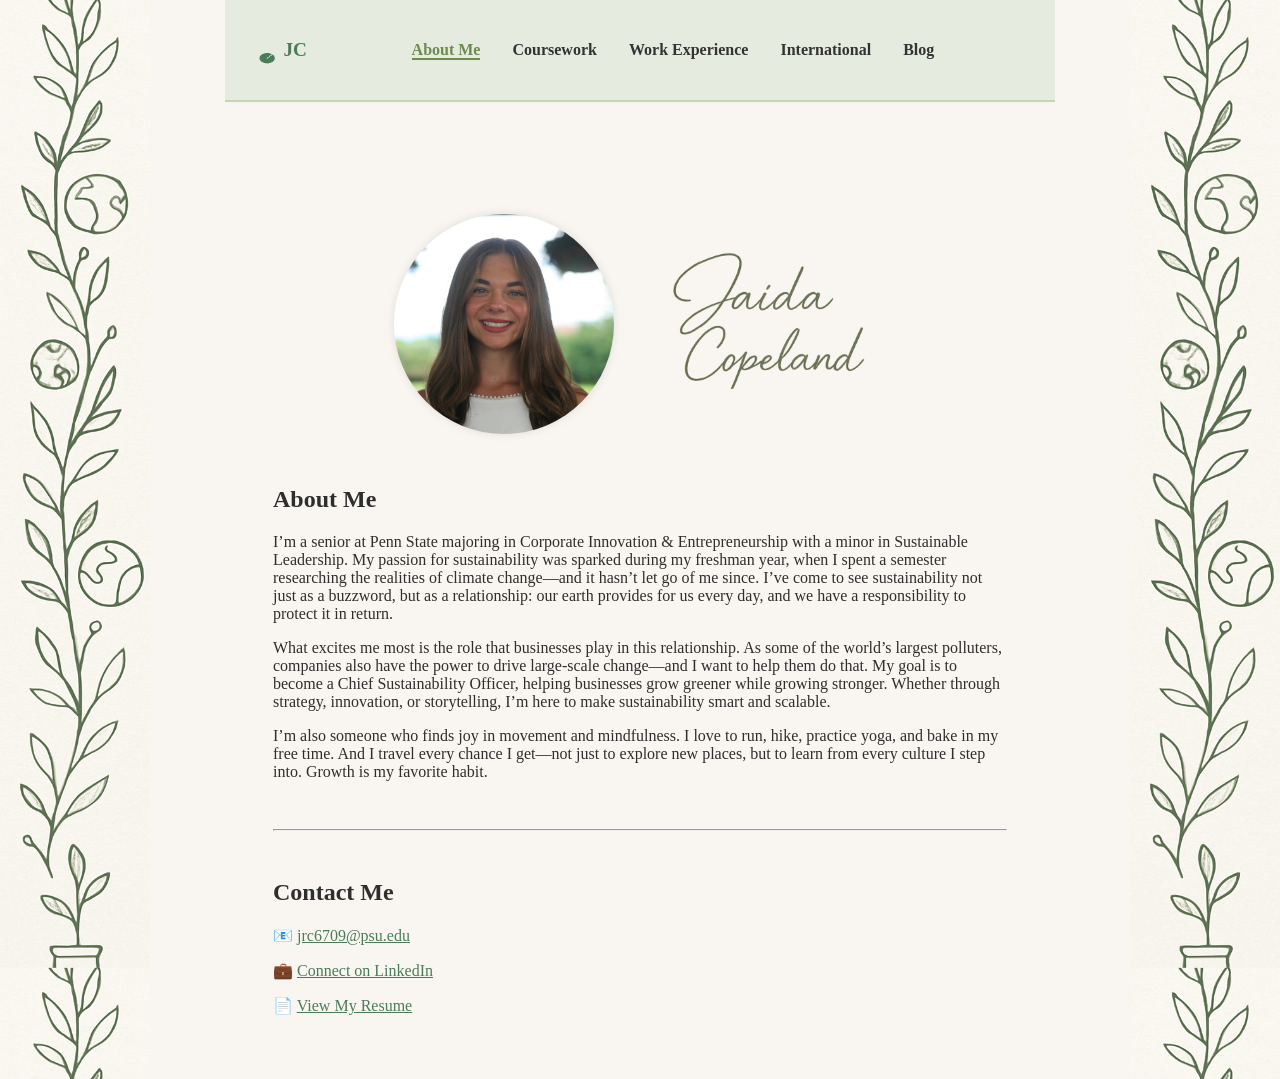
<file: index.html>
<!DOCTYPE html>
<html lang="en">
<head>
    <meta charset="UTF-8">
    <title>About Me</title>
    <link rel="stylesheet" href="style.css">
    <style>
        .navbar-brand {
            font-family: 'Georgia', serif;
            font-weight: bold;
            font-size: 1.2rem;
            display: flex;
            align-items: center;
            gap: 0.4rem;
            margin-right: auto;
            padding-left: 1rem;
            color: #4a7c59;
        }
        .navbar-brand img {
            width: 20px;
            height: 20px;
        }
        .hero-stack {
            display: flex;
            justify-content: center;
            align-items: center;
            gap: 2rem;
            flex-wrap: wrap;
            margin-top: 3rem;
            padding: 1rem;
        }
        .hero-stack img.name-logo {
            max-width: 240px;
        }
        .hero-stack img.profile-pic {
            width: 220px;
            height: 220px;
            object-fit: cover;
            border-radius: 50%;
            box-shadow: 0 0 10px rgba(0, 0, 0, 0.1);
        }
    </style>
</head>
<body>
<header>
    <nav style="display: flex; align-items: center; background-color: #e6ebe0; padding: 1rem;">
        <div class="navbar-brand">
            <img src="assets/leaf-icon.png" alt="Leaf Icon">
            JC
        </div>
        <ul style="display: flex; gap: 2rem; list-style: none; margin: 0 auto 0 0; padding: 0;">
            <li><a href="index.html" class="active">About Me</a></li>
            <li><a href="coursework.html">Coursework</a></li>
            <li><a href="work.html">Work Experience</a></li>
            <li><a href="international.html">International</a></li>
            <li><a href="blog.html">Blog</a></li>
        </ul>
    </nav>
</header>
<main>
    <div class="hero-stack">
        <img src="assets/gazebo pic.jpg" alt="Jaida Copeland photo" class="profile-pic">
        <img src="assets/jaida-logo.png" alt="Jaida Copeland Name Logo" class="name-logo">
    </div>

    <section style="max-width: 800px; margin: auto; padding: 1rem;">
        <h2>About Me</h2>
        <p>I’m a senior at Penn State majoring in Corporate Innovation & Entrepreneurship with a minor in Sustainable Leadership. My passion for sustainability was sparked during my freshman year, when I spent a semester researching the realities of climate change—and it hasn’t let go of me since. I’ve come to see sustainability not just as a buzzword, but as a relationship: our earth provides for us every day, and we have a responsibility to protect it in return.</p>
        <p>What excites me most is the role that businesses play in this relationship. As some of the world’s largest polluters, companies also have the power to drive large-scale change—and I want to help them do that. My goal is to become a Chief Sustainability Officer, helping businesses grow greener while growing stronger. Whether through strategy, innovation, or storytelling, I’m here to make sustainability smart and scalable.</p>
        <p>I’m also someone who finds joy in movement and mindfulness. I love to run, hike, practice yoga, and bake in my free time. And I travel every chance I get—not just to explore new places, but to learn from every culture I step into. Growth is my favorite habit.</p>

        <hr style="margin: 3rem 0;">

        <h2>Contact Me</h2>
        <p>📧 <a href="mailto:jrc6709@psu.edu">jrc6709@psu.edu</a></p>
        <p>💼 <a href="https://www.linkedin.com/in/jaidacopeland/" target="_blank">Connect on LinkedIn</a></p>
        <p>📄 <a href="assets/COPELAND RESUME SP 25.pdf" target="_blank">View My Resume</a></p>
    </section>
</main>
</body>
</html>
</file>
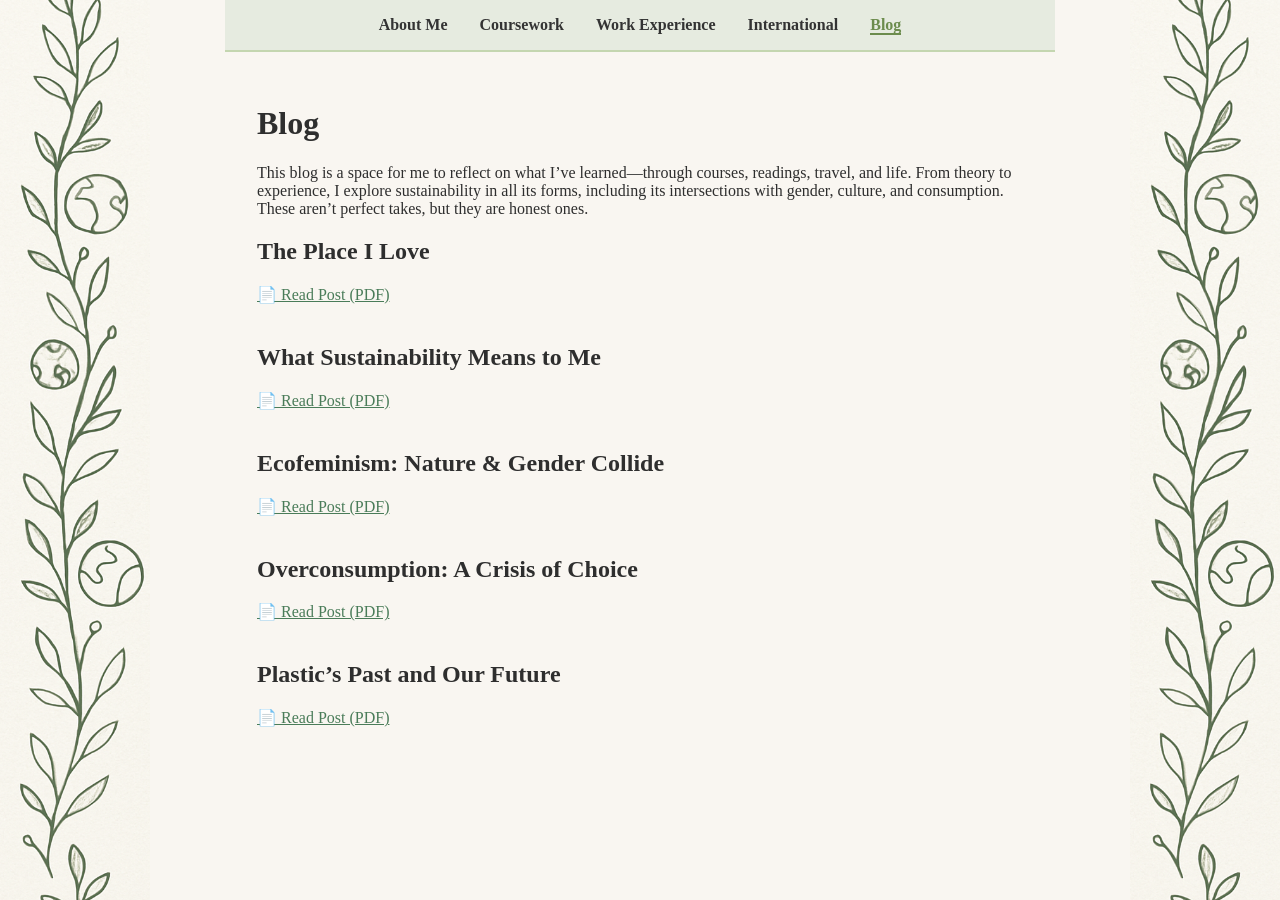
<file: blog.html>
<!DOCTYPE html>
<html lang="en">
<head>
    <meta charset="UTF-8">
    <title>Blog</title>
    <link rel="stylesheet" href="style.css">
</head>
<body>
<header>
    <nav>
        <ul>
            <li><a href="index.html">About Me</a></li>
            <li><a href="coursework.html">Coursework</a></li>
            <li><a href="work.html">Work Experience</a></li>
            <li><a href="international.html">International</a></li>
            <li><a href="blog.html" class="active">Blog</a></li>
        </ul>
    </nav>
</header>
<main>
    <h1>Blog</h1>
    <p>This blog is a space for me to reflect on what I’ve learned—through courses, readings, travel, and life. From theory to experience, I explore sustainability in all its forms, including its intersections with gender, culture, and consumption. These aren’t perfect takes, but they are honest ones.</p>

    <section>
        <h2>The Place I Love</h2>
        <a href="assets/the-place-i-love.pdf" target="_blank">📄 Read Post (PDF)</a>
    </section>

    <section>
        <h2>What Sustainability Means to Me</h2>
        <a href="assets/what-sustainability-means.pdf" target="_blank">📄 Read Post (PDF)</a>
    </section>

    <section>
        <h2>Ecofeminism: Nature & Gender Collide</h2>
        <a href="assets/ecofeminism discussion.pdf" target="_blank">📄 Read Post (PDF)</a>
    </section>

    <section>
        <h2>Overconsumption: A Crisis of Choice</h2>
        <a href="assets/Consumption (1).pdf" target="_blank">📄 Read Post (PDF)</a>
    </section>

    <section>
        <h2>Plastic’s Past and Our Future</h2>
        <a href="assets/Plastic Background.pdf" target="_blank">📄 Read Post (PDF)</a>
    </section>
</main>
</body>
</html>
</file>
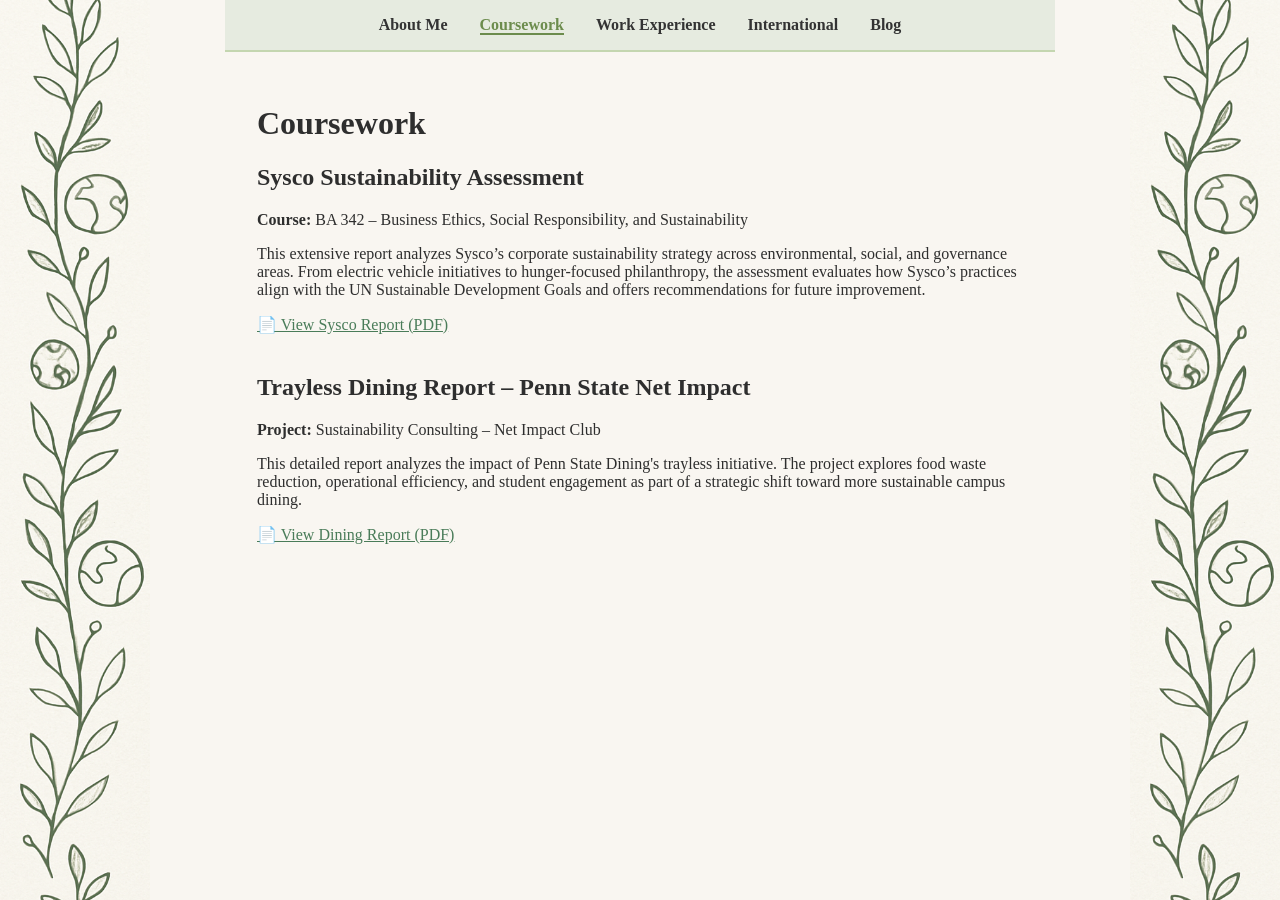
<file: coursework (1).html>
<!DOCTYPE html>
<html lang="en">
<head>
    <meta charset="UTF-8">
    <title>Coursework</title>
    <link rel="stylesheet" href="style.css">
</head>
<body>
<header>
    <nav>
        <ul>
            <li><a href="index.html">About Me</a></li>
            <li><a href="coursework.html" class="active">Coursework</a></li>
            <li><a href="work.html">Work Experience</a></li>
            <li><a href="international.html">International</a></li>
            <li><a href="blog.html">Blog</a></li>
        </ul>
    </nav>
</header>
<main>
    <h1>Coursework</h1>

    <section>
        <h2>Sysco Sustainability Assessment</h2>
        <p><strong>Course:</strong> BA 342 – Business Ethics, Social Responsibility, and Sustainability</p>
        <p>This extensive report analyzes Sysco’s corporate sustainability strategy across environmental, social, and governance areas. From electric vehicle initiatives to hunger-focused philanthropy, the assessment evaluates how Sysco’s practices align with the UN Sustainable Development Goals and offers recommendations for future improvement.</p>
        <a href="assets/sysco-sustainability.pdf" target="_blank">📄 View Sysco Report (PDF)</a>
    </section>

    <section>
        <h2>Trayless Dining Report – Penn State Net Impact</h2>
        <p><strong>Project:</strong> Sustainability Consulting – Net Impact Club</p>
        <p>This detailed report analyzes the impact of Penn State Dining's trayless initiative. The project explores food waste reduction, operational efficiency, and student engagement as part of a strategic shift toward more sustainable campus dining.</p>
        <a href="assets/psu-dining-net-impact-report.pdf" target="_blank">📄 View Dining Report (PDF)</a>
    </section>
</main>
</body>
</html>
</file>
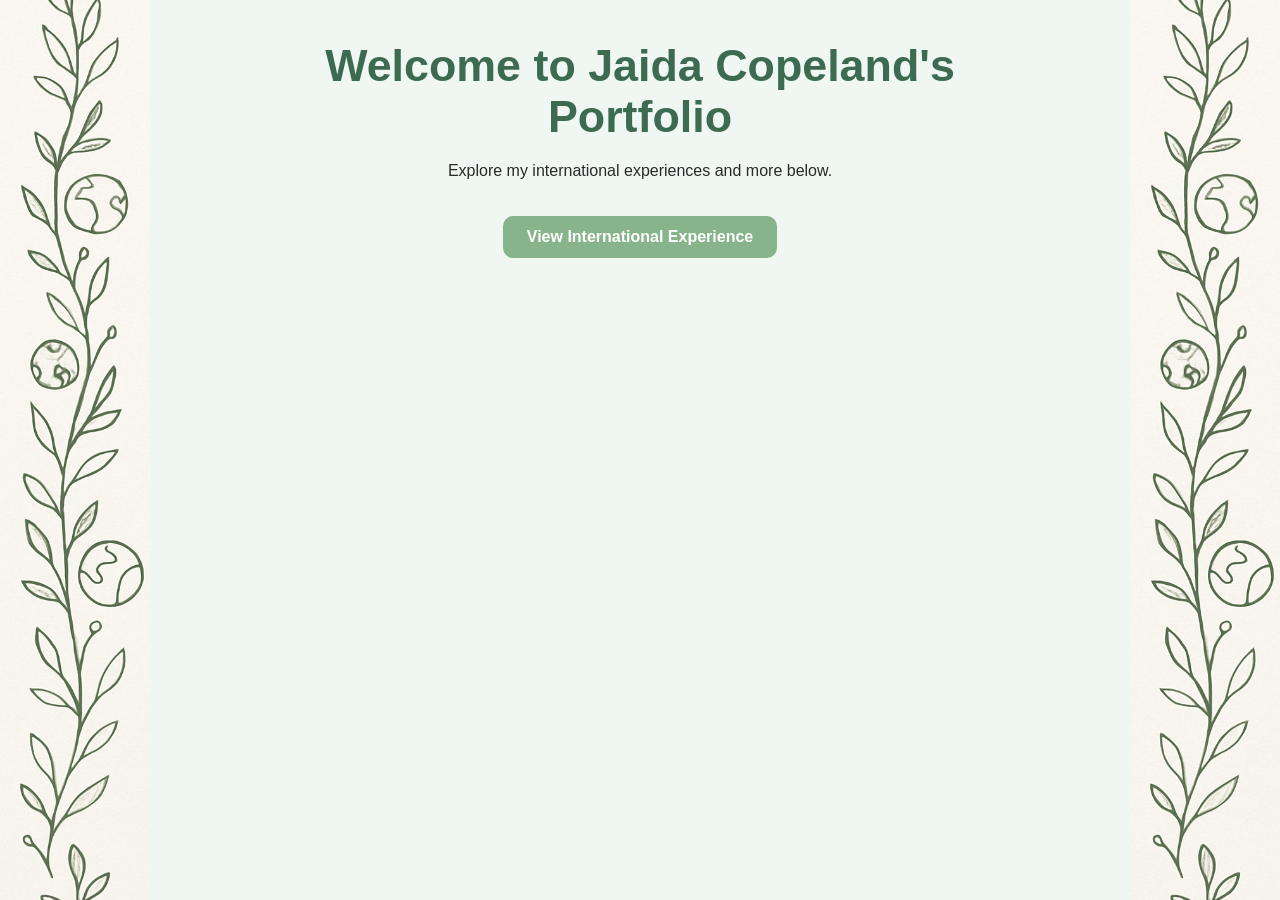
<file: index (1).html>
<!DOCTYPE html>
<html lang="en">
<head>
    <meta charset="UTF-8">
    <title>Jaida Copeland Portfolio</title>
    <link rel="stylesheet" href="style.css">
    <style>
        body {
            font-family: 'Arial', sans-serif;
            margin: 40px;
            background-color: #f0f7f2;
            color: #2a2a2a;
            text-align: center;
        }
        h1 {
            font-size: 2.8em;
            margin-bottom: 20px;
            color: #3d6b52;
        }
        a.button {
            display: inline-block;
            padding: 12px 24px;
            background-color: #88b48b;
            color: white;
            text-decoration: none;
            font-weight: bold;
            border-radius: 10px;
            margin-top: 20px;
        }
        a.button:hover {
            background-color: #6f9c74;
        }
    </style>
</head>
<body>
    <h1>Welcome to Jaida Copeland's Portfolio</h1>
    <p>Explore my international experiences and more below.</p>
    <a class="button" href="international.html">View International Experience</a>
</body>
</html>
</file>
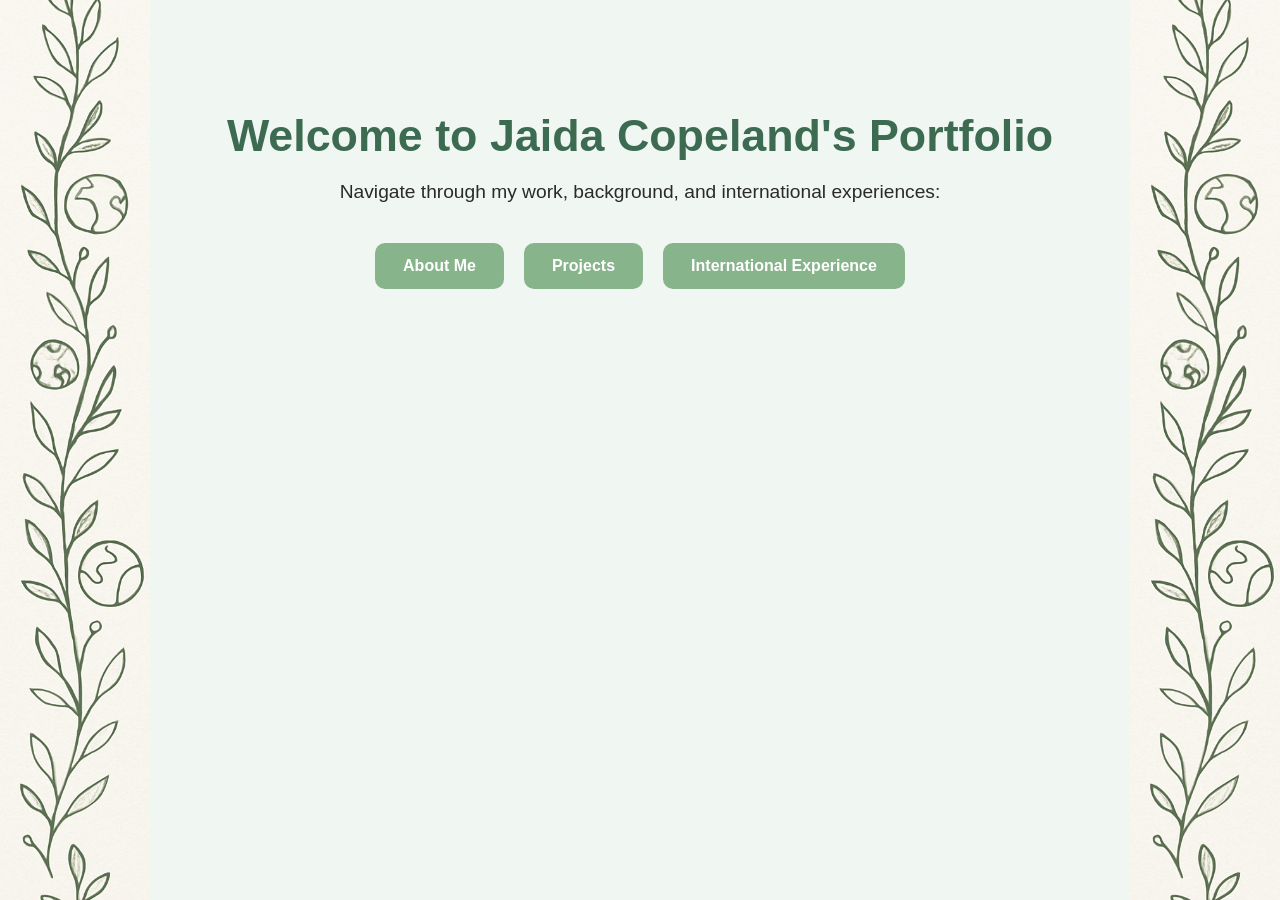
<file: index (2).html>
<!DOCTYPE html>
<html lang="en">
<head>
  <meta charset="UTF-8" />
  <title>Jaida Copeland Portfolio</title>
  <link rel="stylesheet" href="style.css" />
  <style>
    body {
      font-family: 'Arial', sans-serif;
      background-color: #f0f7f2;
      color: #2a2a2a;
      text-align: center;
      padding: 80px 20px;
    }
    h1 {
      font-size: 2.8em;
      margin-bottom: 20px;
      color: #3d6b52;
    }
    p {
      font-size: 1.2em;
      margin-bottom: 40px;
    }
    .nav-buttons {
      display: flex;
      justify-content: center;
      gap: 20px;
      flex-wrap: wrap;
    }
    .nav-buttons a {
      display: inline-block;
      padding: 14px 28px;
      background-color: #88b48b;
      color: white;
      text-decoration: none;
      font-weight: bold;
      border-radius: 10px;
      transition: background-color 0.3s ease;
    }
    .nav-buttons a:hover {
      background-color: #6f9c74;
    }
  </style>
</head>
<body>
  <h1>Welcome to Jaida Copeland's Portfolio</h1>
  <p>Navigate through my work, background, and international experiences:</p>
  <div class="nav-buttons">
    <a href="about.html">About Me</a>
    <a href="projects.html">Projects</a>
    <a href="international.html">International Experience</a>
  </div>
</body>
</html>
</file>
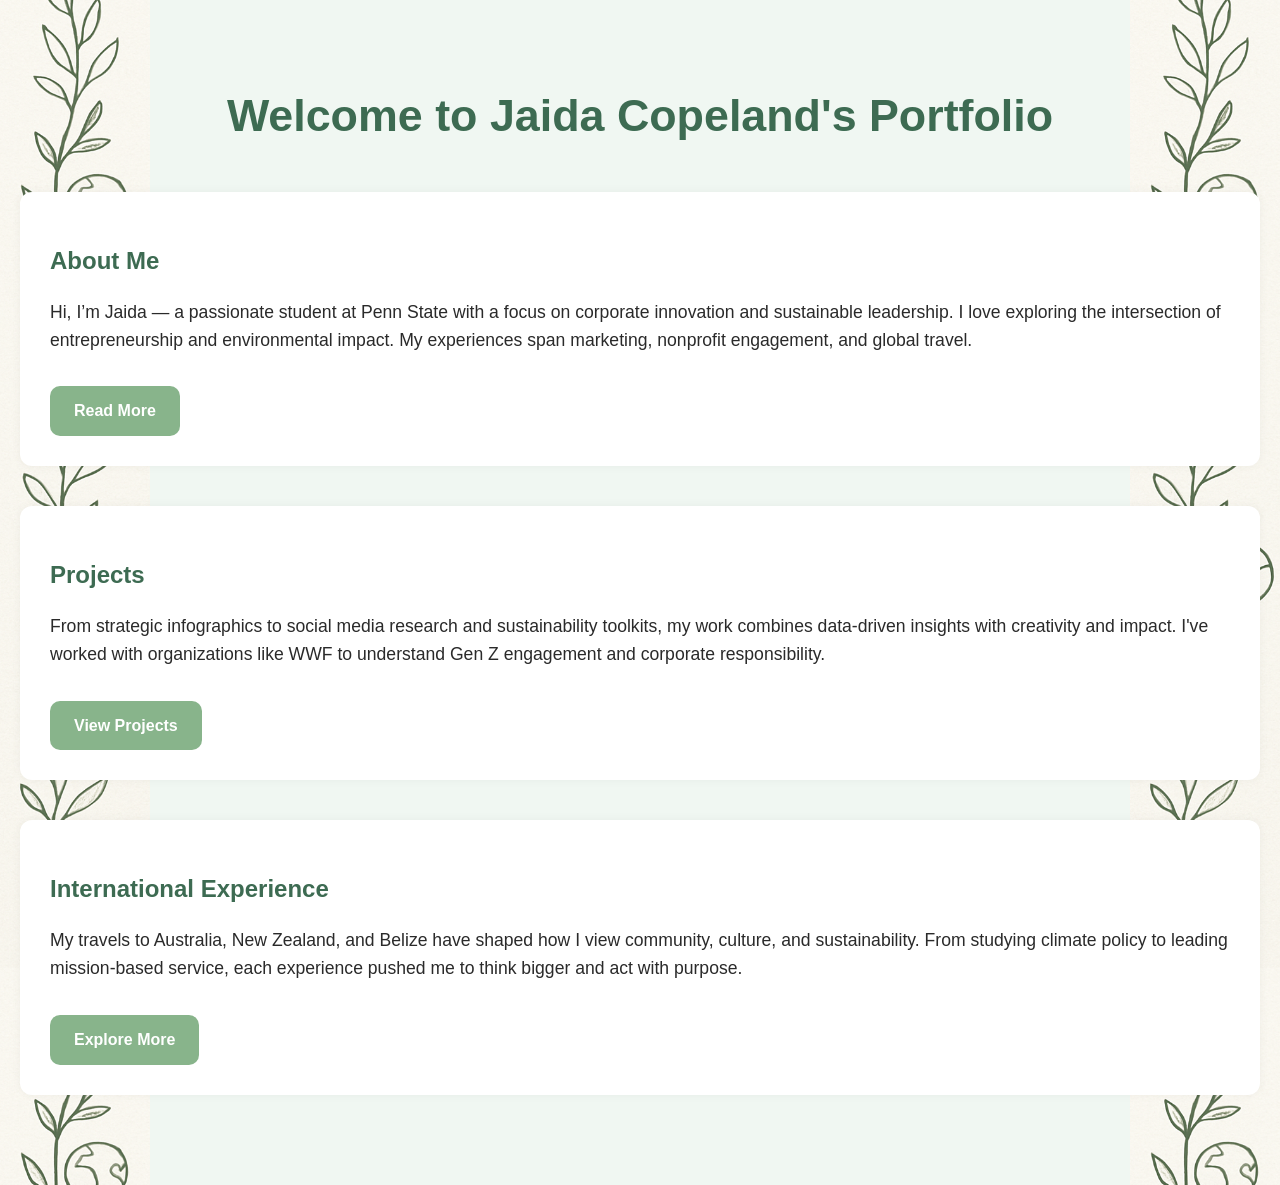
<file: index (3).html>
<!DOCTYPE html>
<html lang="en">
<head>
  <meta charset="UTF-8" />
  <title>Jaida Copeland Portfolio</title>
  <link rel="stylesheet" href="style.css" />
  <style>
    body {
      font-family: 'Arial', sans-serif;
      background-color: #f0f7f2;
      color: #2a2a2a;
      padding: 50px 20px;
      line-height: 1.6;
    }
    h1 {
      text-align: center;
      font-size: 2.8em;
      margin-bottom: 40px;
      color: #3d6b52;
    }
    section {
      background: white;
      border-radius: 12px;
      padding: 30px;
      margin-bottom: 40px;
      box-shadow: 0 0 10px rgba(0,0,0,0.05);
    }
    section h2 {
      color: #3d6b52;
      margin-bottom: 10px;
    }
    section p {
      font-size: 1.1em;
    }
    .button {
      display: inline-block;
      margin-top: 15px;
      padding: 12px 24px;
      background-color: #88b48b;
      color: white;
      text-decoration: none;
      font-weight: bold;
      border-radius: 10px;
      transition: background-color 0.3s ease;
    }
    .button:hover {
      background-color: #6f9c74;
    }
  </style>
</head>
<body>
  <h1>Welcome to Jaida Copeland's Portfolio</h1>

  <section id="about">
    <h2>About Me</h2>
    <p>Hi, I’m Jaida — a passionate student at Penn State with a focus on corporate innovation and sustainable leadership. I love exploring the intersection of entrepreneurship and environmental impact. My experiences span marketing, nonprofit engagement, and global travel.</p>
    <a href="about.html" class="button">Read More</a>
  </section>

  <section id="projects">
    <h2>Projects</h2>
    <p>From strategic infographics to social media research and sustainability toolkits, my work combines data-driven insights with creativity and impact. I've worked with organizations like WWF to understand Gen Z engagement and corporate responsibility.</p>
    <a href="projects.html" class="button">View Projects</a>
  </section>

  <section id="international">
    <h2>International Experience</h2>
    <p>My travels to Australia, New Zealand, and Belize have shaped how I view community, culture, and sustainability. From studying climate policy to leading mission-based service, each experience pushed me to think bigger and act with purpose.</p>
    <a href="international.html" class="button">Explore More</a>
  </section>

</body>
</html>
</file>
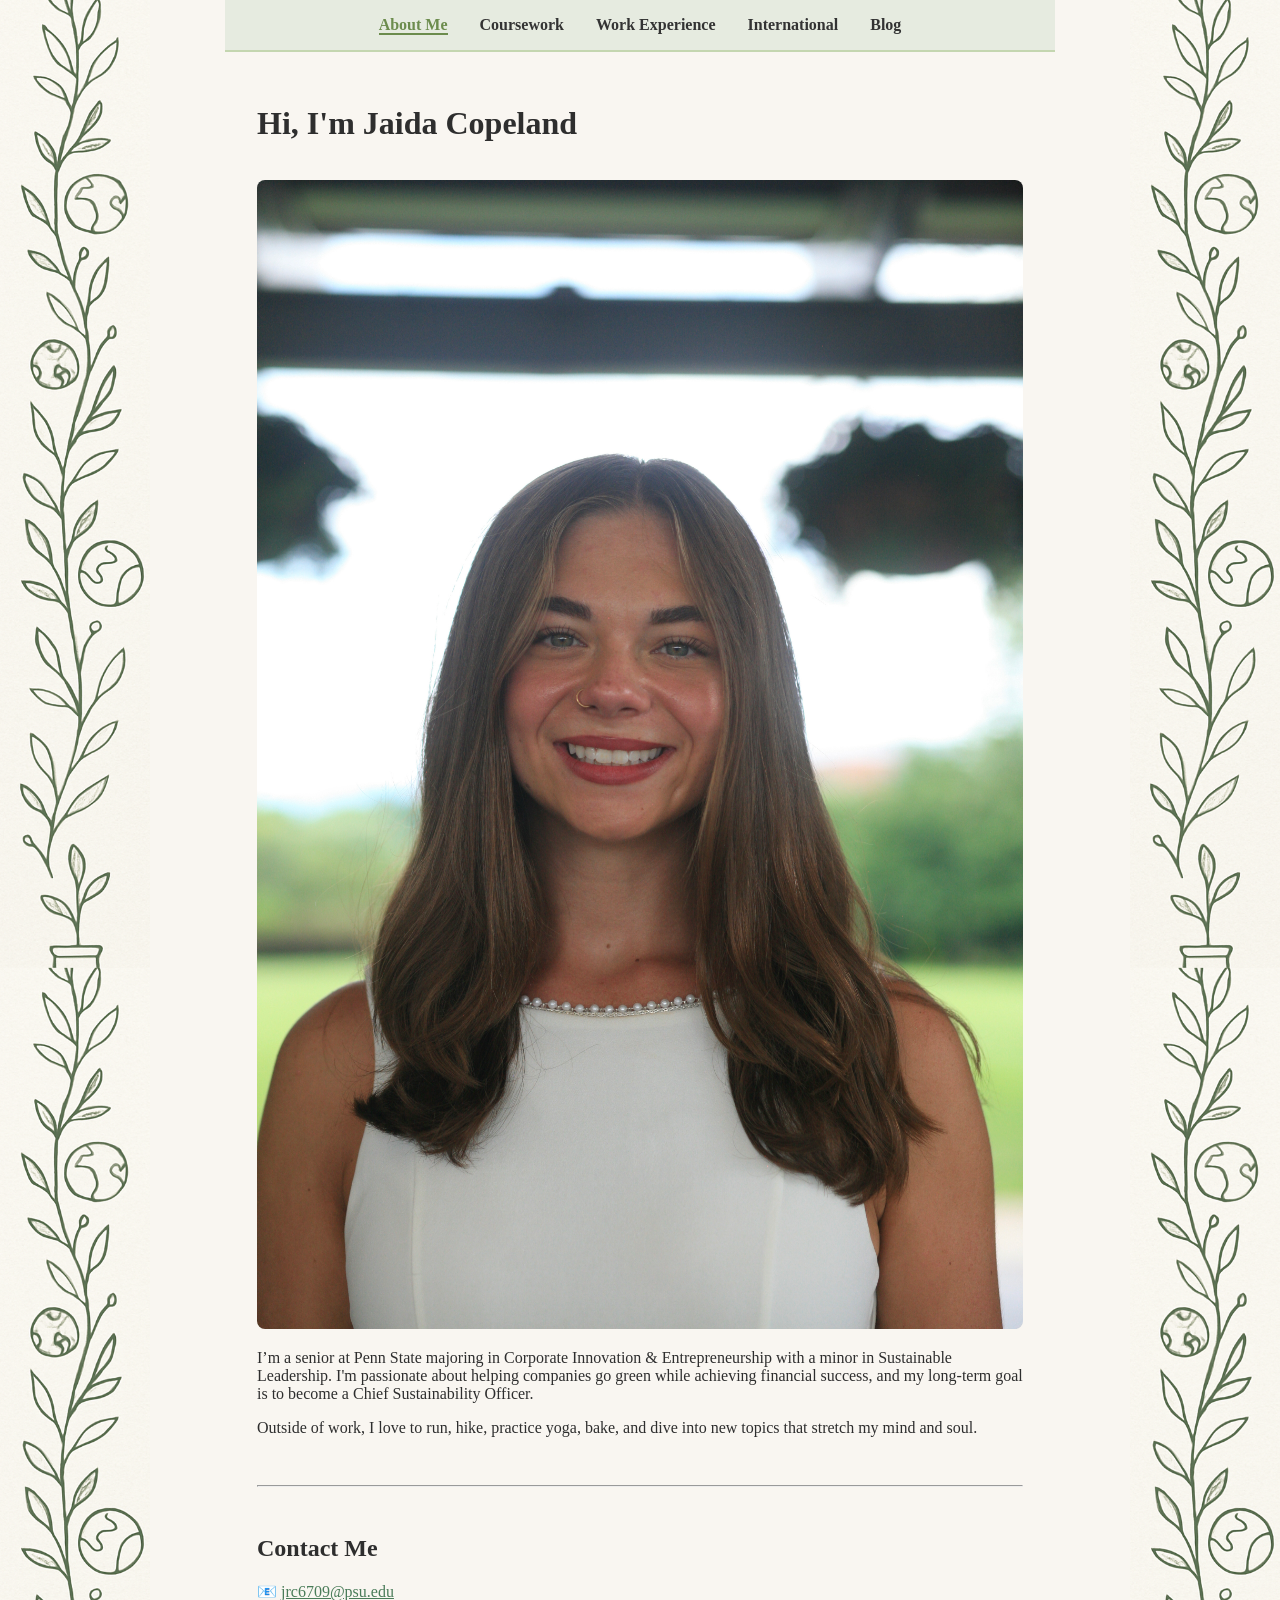
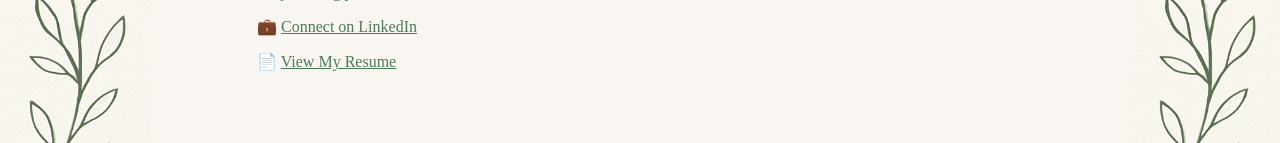
<file: index (4).html>
<!DOCTYPE html>
<html lang="en">
<head>
    <meta charset="UTF-8">
    <title>About Me</title>
    <link rel="stylesheet" href="style.css">
</head>
<body>
<header>
    <nav>
        <ul>
            <li><a href="index.html" class="active">About Me</a></li>
            <li><a href="coursework.html">Coursework</a></li>
            <li><a href="work.html">Work Experience</a></li>
            <li><a href="international.html">International</a></li>
            <li><a href="blog.html">Blog</a></li>
        </ul>
    </nav>
</header>
<main>
    <h1>Hi, I'm Jaida Copeland</h1>
    <img src="assets/gazebo pic.jpg" alt="Jaida Copeland photo">
    <p>I’m a senior at Penn State majoring in Corporate Innovation & Entrepreneurship with a minor in Sustainable Leadership. I'm passionate about helping companies go green while achieving financial success, and my long-term goal is to become a Chief Sustainability Officer.</p>
    <p>Outside of work, I love to run, hike, practice yoga, bake, and dive into new topics that stretch my mind and soul.</p>

    <hr style="margin: 3rem 0;">

    <section>
        <h2>Contact Me</h2>
        <p>📧 <a href="mailto:jrc6709@psu.edu">jrc6709@psu.edu</a></p>
        <p>💼 <a href="https://www.linkedin.com/in/jaidacopeland/" target="_blank">Connect on LinkedIn</a></p>
        <p>📄 <a href="assets/COPELAND RESUME SP 25.pdf" target="_blank">View My Resume</a></p>
    </section>
</main>
</body>
</html>
</file>
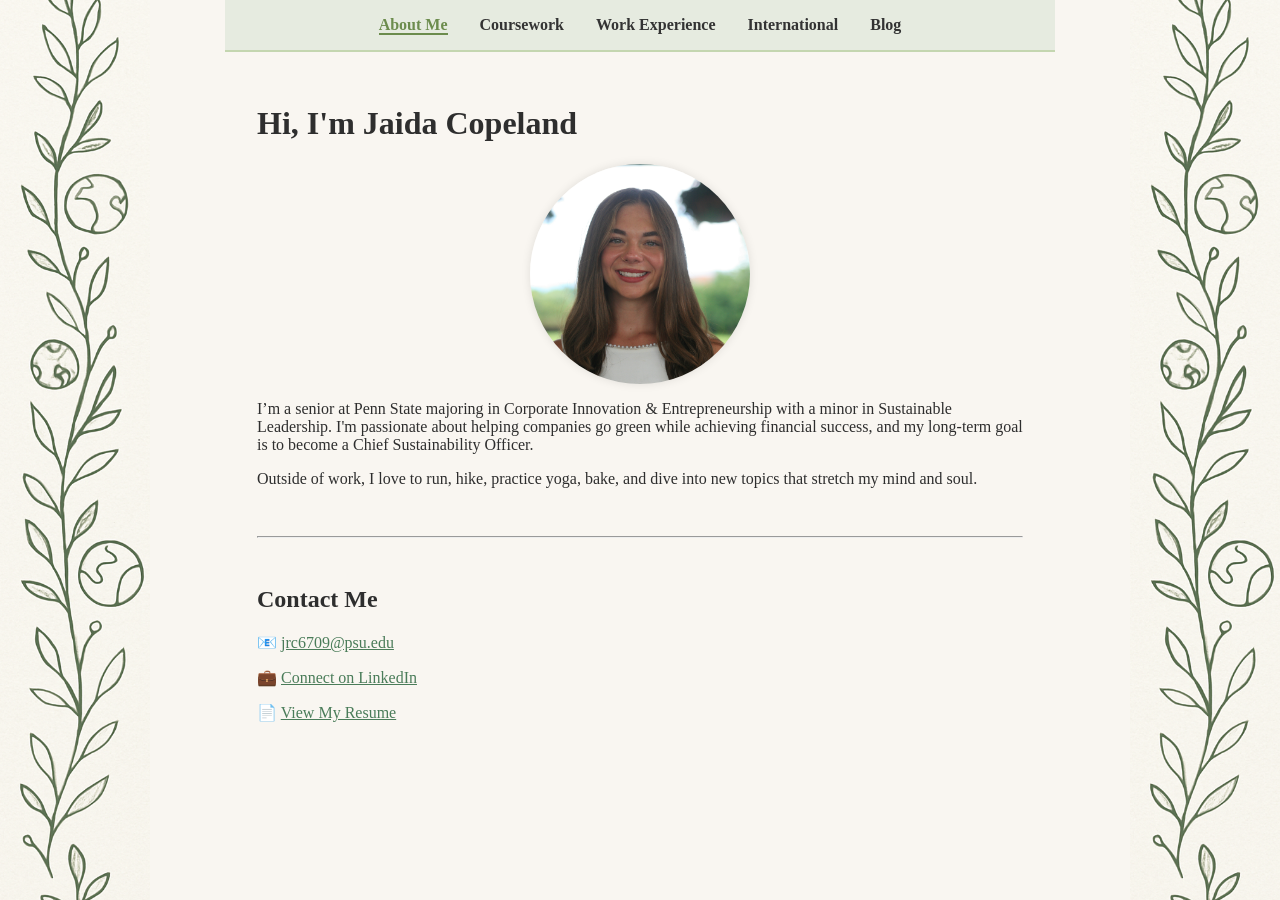
<file: index (6).html>
<!DOCTYPE html>
<html lang="en">
<head>
    <meta charset="UTF-8">
    <title>About Me</title>
    <link rel="stylesheet" href="style.css">
    <style>
        .profile-pic {
            width: 220px;
            height: 220px;
            object-fit: cover;
            border-radius: 50%;
            display: block;
            margin: 1rem auto;
            box-shadow: 0 0 10px rgba(0, 0, 0, 0.1);
        }
    </style>
</head>
<body>
<header>
    <nav>
        <ul>
            <li><a href="index.html" class="active">About Me</a></li>
            <li><a href="coursework.html">Coursework</a></li>
            <li><a href="work.html">Work Experience</a></li>
            <li><a href="international.html">International</a></li>
            <li><a href="blog.html">Blog</a></li>
        </ul>
    </nav>
</header>
<main>
    <h1>Hi, I'm Jaida Copeland</h1>
    <img src="assets/gazebo pic.jpg" alt="Jaida Copeland photo" class="profile-pic">
    <p>I’m a senior at Penn State majoring in Corporate Innovation & Entrepreneurship with a minor in Sustainable Leadership. I'm passionate about helping companies go green while achieving financial success, and my long-term goal is to become a Chief Sustainability Officer.</p>
    <p>Outside of work, I love to run, hike, practice yoga, bake, and dive into new topics that stretch my mind and soul.</p>

    <hr style="margin: 3rem 0;">

    <section>
        <h2>Contact Me</h2>
        <p>📧 <a href="mailto:jrc6709@psu.edu">jrc6709@psu.edu</a></p>
        <p>💼 <a href="https://www.linkedin.com/in/jaidacopeland/" target="_blank">Connect on LinkedIn</a></p>
        <p>📄 <a href="assets/COPELAND RESUME SP 25.pdf" target="_blank">View My Resume</a></p>
    </section>
</main>
</body>
</html>
</file>
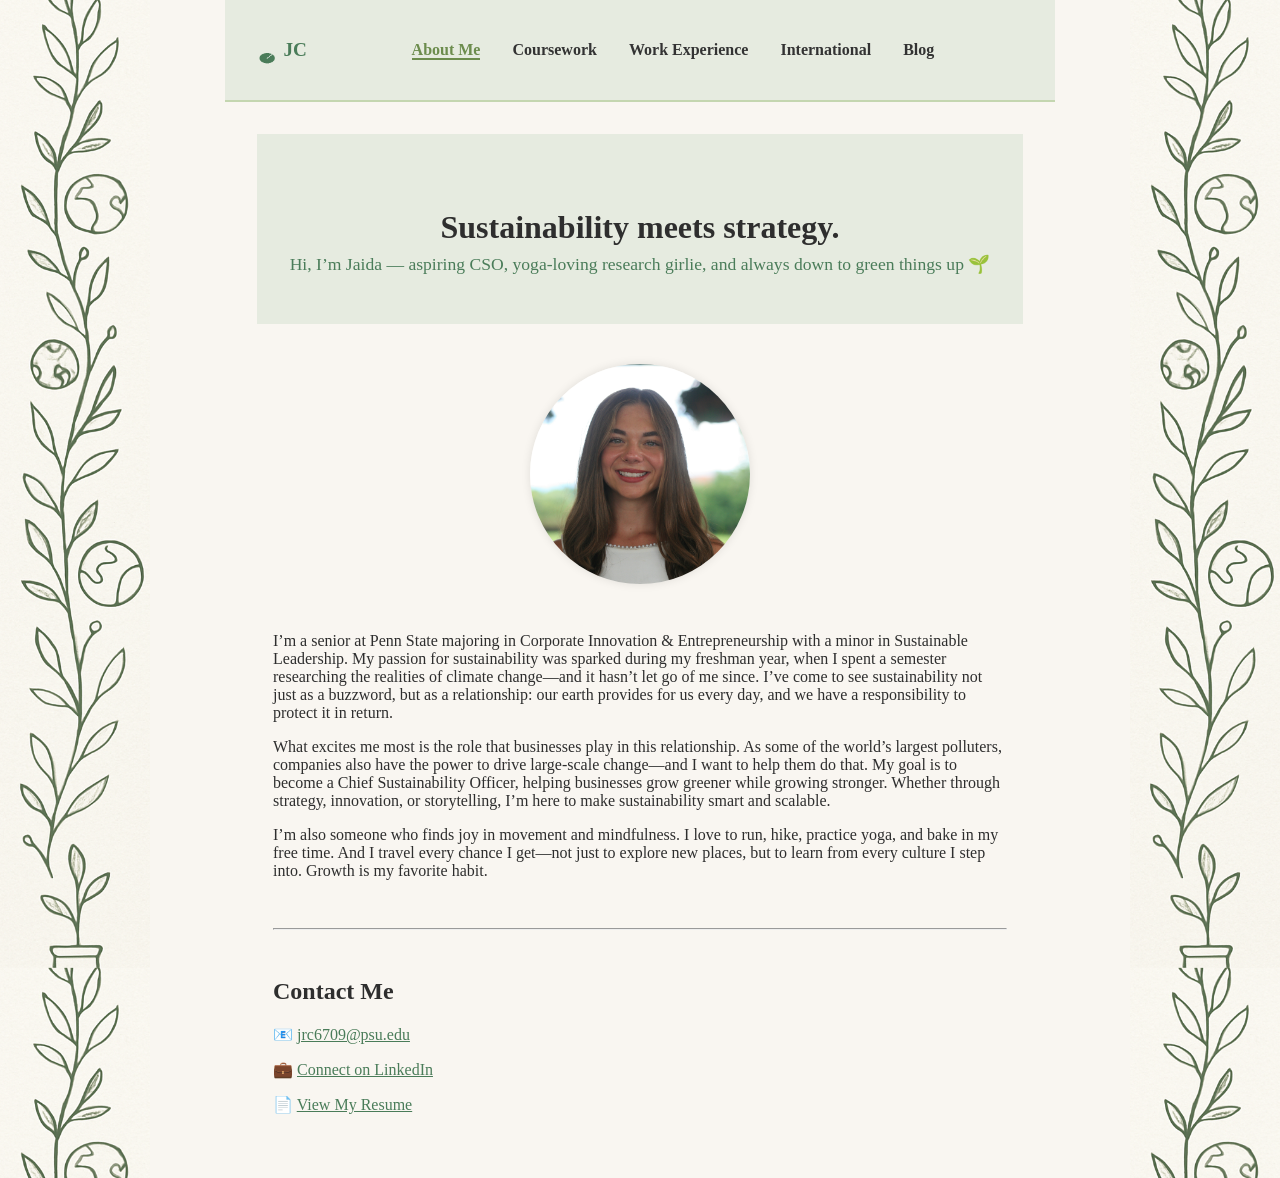
<file: index (7).html>
<!DOCTYPE html>
<html lang="en">
<head>
    <meta charset="UTF-8">
    <title>About Me</title>
    <link rel="stylesheet" href="style.css">
    <style>
        .navbar-brand {
            font-family: 'Georgia', serif;
            font-weight: bold;
            font-size: 1.2rem;
            display: flex;
            align-items: center;
            gap: 0.4rem;
            margin-right: auto;
            padding-left: 1rem;
            color: #4a7c59;
        }
        .navbar-brand img {
            width: 20px;
            height: 20px;
        }
        .hero {
            background-color: #e6ebe0;
            padding: 3rem 1rem 2rem 1rem;
            text-align: center;
        }
        .hero h1 {
            font-size: 2rem;
            margin-bottom: 0.5rem;
        }
        .hero p {
            font-size: 1.1rem;
            color: #4a7c59;
            margin-top: 0;
        }
        .profile-pic {
            width: 220px;
            height: 220px;
            object-fit: cover;
            border-radius: 50%;
            display: block;
            margin: 2rem auto 1rem auto;
            box-shadow: 0 0 10px rgba(0, 0, 0, 0.1);
        }
    </style>
</head>
<body>
<header>
    <nav style="display: flex; align-items: center; background-color: #e6ebe0; padding: 1rem;">
        <div class="navbar-brand">
            <img src="assets/leaf-icon.png" alt="Leaf Icon">
            JC
        </div>
        <ul style="display: flex; gap: 2rem; list-style: none; margin: 0 auto 0 0; padding: 0;">
            <li><a href="index.html" class="active">About Me</a></li>
            <li><a href="coursework.html">Coursework</a></li>
            <li><a href="work.html">Work Experience</a></li>
            <li><a href="international.html">International</a></li>
            <li><a href="blog.html">Blog</a></li>
        </ul>
    </nav>
</header>
<main>
    <section class="hero">
        <h1>Sustainability meets strategy.</h1>
        <p>Hi, I’m Jaida — aspiring CSO, yoga-loving research girlie, and always down to green things up 🌱</p>
    </section>

    <img src="assets/gazebo pic.jpg" alt="Jaida Copeland photo" class="profile-pic">

    <section style="max-width: 800px; margin: auto; padding: 1rem;">
        <p>I’m a senior at Penn State majoring in Corporate Innovation & Entrepreneurship with a minor in Sustainable Leadership. My passion for sustainability was sparked during my freshman year, when I spent a semester researching the realities of climate change—and it hasn’t let go of me since. I’ve come to see sustainability not just as a buzzword, but as a relationship: our earth provides for us every day, and we have a responsibility to protect it in return.</p>
        <p>What excites me most is the role that businesses play in this relationship. As some of the world’s largest polluters, companies also have the power to drive large-scale change—and I want to help them do that. My goal is to become a Chief Sustainability Officer, helping businesses grow greener while growing stronger. Whether through strategy, innovation, or storytelling, I’m here to make sustainability smart and scalable.</p>
        <p>I’m also someone who finds joy in movement and mindfulness. I love to run, hike, practice yoga, and bake in my free time. And I travel every chance I get—not just to explore new places, but to learn from every culture I step into. Growth is my favorite habit.</p>

        <hr style="margin: 3rem 0;">

        <h2>Contact Me</h2>
        <p>📧 <a href="mailto:jrc6709@psu.edu">jrc6709@psu.edu</a></p>
        <p>💼 <a href="https://www.linkedin.com/in/jaidacopeland/" target="_blank">Connect on LinkedIn</a></p>
        <p>📄 <a href="assets/COPELAND RESUME SP 25.pdf" target="_blank">View My Resume</a></p>
    </section>
</main>
</body>
</html>
</file>
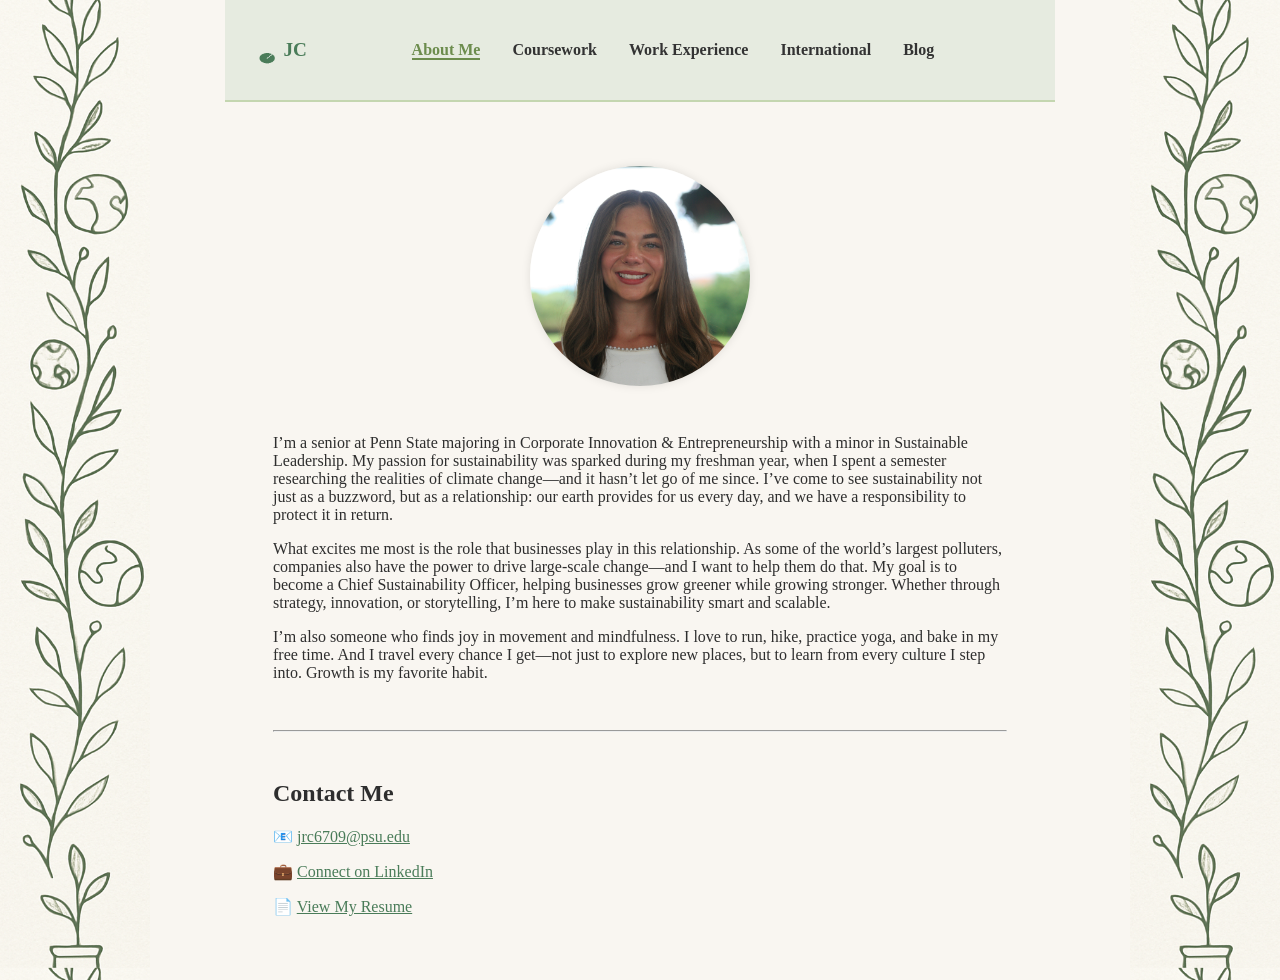
<file: index (8).html>
<!DOCTYPE html>
<html lang="en">
<head>
    <meta charset="UTF-8">
    <title>About Me</title>
    <link rel="stylesheet" href="style.css">
    <style>
        .navbar-brand {
            font-family: 'Georgia', serif;
            font-weight: bold;
            font-size: 1.2rem;
            display: flex;
            align-items: center;
            gap: 0.4rem;
            margin-right: auto;
            padding-left: 1rem;
            color: #4a7c59;
        }
        .navbar-brand img {
            width: 20px;
            height: 20px;
        }
        .profile-pic {
            width: 220px;
            height: 220px;
            object-fit: cover;
            border-radius: 50%;
            display: block;
            margin: 2rem auto 1rem auto;
            box-shadow: 0 0 10px rgba(0, 0, 0, 0.1);
        }
    </style>
</head>
<body>
<header>
    <nav style="display: flex; align-items: center; background-color: #e6ebe0; padding: 1rem;">
        <div class="navbar-brand">
            <img src="assets/leaf-icon.png" alt="Leaf Icon">
            JC
        </div>
        <ul style="display: flex; gap: 2rem; list-style: none; margin: 0 auto 0 0; padding: 0;">
            <li><a href="index.html" class="active">About Me</a></li>
            <li><a href="coursework.html">Coursework</a></li>
            <li><a href="work.html">Work Experience</a></li>
            <li><a href="international.html">International</a></li>
            <li><a href="blog.html">Blog</a></li>
        </ul>
    </nav>
</header>
<main>
    <img src="assets/gazebo pic.jpg" alt="Jaida Copeland photo" class="profile-pic">

    <section style="max-width: 800px; margin: auto; padding: 1rem;">
        <p>I’m a senior at Penn State majoring in Corporate Innovation & Entrepreneurship with a minor in Sustainable Leadership. My passion for sustainability was sparked during my freshman year, when I spent a semester researching the realities of climate change—and it hasn’t let go of me since. I’ve come to see sustainability not just as a buzzword, but as a relationship: our earth provides for us every day, and we have a responsibility to protect it in return.</p>
        <p>What excites me most is the role that businesses play in this relationship. As some of the world’s largest polluters, companies also have the power to drive large-scale change—and I want to help them do that. My goal is to become a Chief Sustainability Officer, helping businesses grow greener while growing stronger. Whether through strategy, innovation, or storytelling, I’m here to make sustainability smart and scalable.</p>
        <p>I’m also someone who finds joy in movement and mindfulness. I love to run, hike, practice yoga, and bake in my free time. And I travel every chance I get—not just to explore new places, but to learn from every culture I step into. Growth is my favorite habit.</p>

        <hr style="margin: 3rem 0;">

        <h2>Contact Me</h2>
        <p>📧 <a href="mailto:jrc6709@psu.edu">jrc6709@psu.edu</a></p>
        <p>💼 <a href="https://www.linkedin.com/in/jaidacopeland/" target="_blank">Connect on LinkedIn</a></p>
        <p>📄 <a href="assets/COPELAND RESUME SP 25.pdf" target="_blank">View My Resume</a></p>
    </section>
</main>
</body>
</html>
</file>
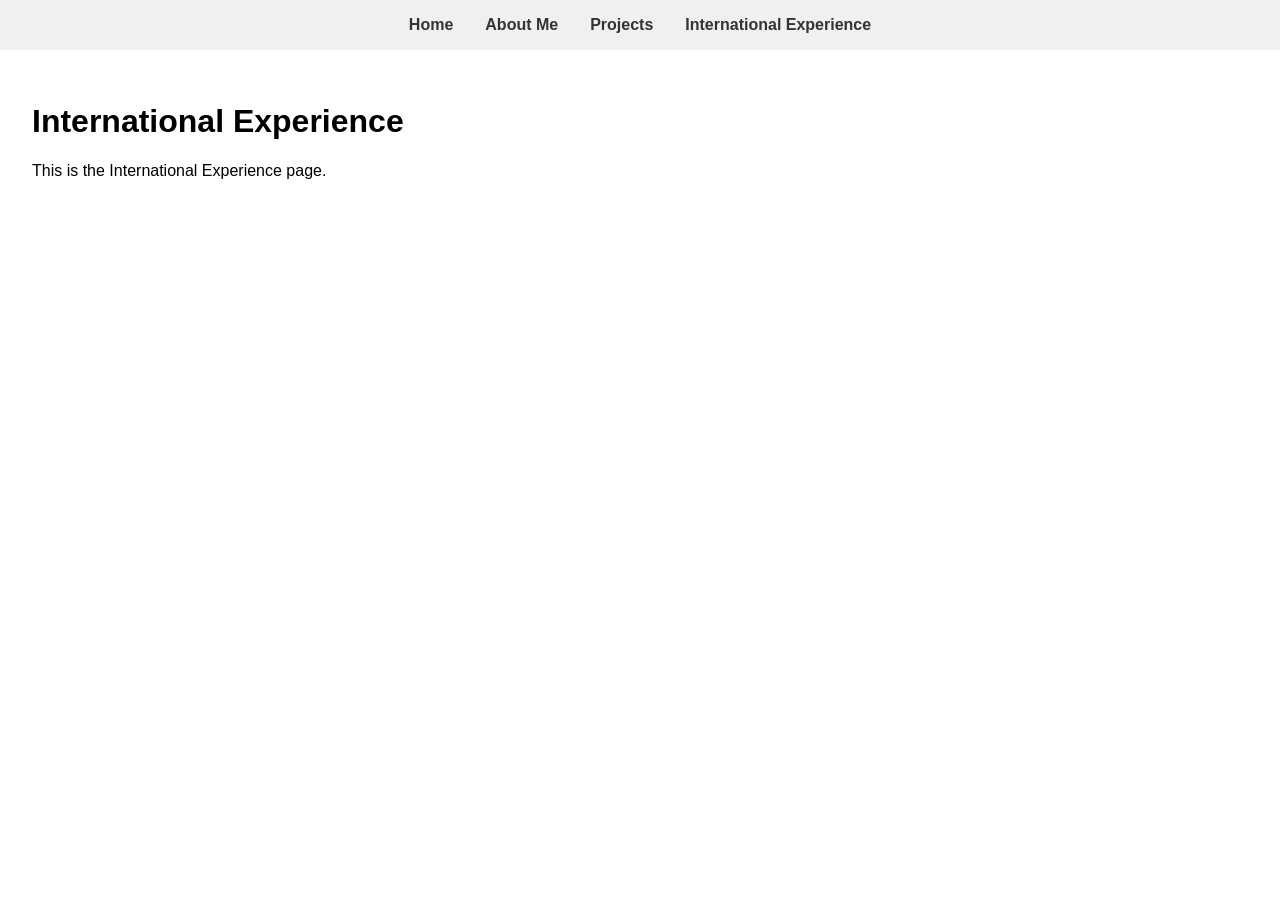
<file: international (6).html>
<!DOCTYPE html>
<html lang="en">
<head>
    <meta charset="UTF-8">
    <title>International Experience</title>
    <style>
        body {
            font-family: Arial, sans-serif;
            margin: 0;
            padding: 0;
        }
        header {
            background-color: #f0f0f0;
            padding: 1rem 0;
            text-align: center;
        }
        nav ul {
            display: flex;
            justify-content: center;
            list-style: none;
            gap: 2rem;
            padding: 0;
            margin: 0;
        }
        nav ul li a {
            text-decoration: none;
            color: #333;
            font-weight: bold;
        }
        nav ul li a:hover {
            color: #006400;
            text-decoration: underline;
        }
        main {
            padding: 2rem;
        }
    </style>
</head>
<body>
    <header>
        <nav>
            <ul>
                <li><a href="index.html">Home</a></li>
                <li><a href="about.html">About Me</a></li>
                <li><a href="projects.html">Projects</a></li>
                <li><a href="international.html" class="active">International Experience</a></li>
            </ul>
        </nav>
    </header>
    <main>
        <h1>International Experience</h1>
        <p>This is the International Experience page.</p>
    </main>
</body>
</html>
</file>
<file: style.css>
/* Base Styling */
body {
    font-family: 'Georgia', serif;
    margin: 0;
    background-color: #f9f6f1;
    color: #2e2e2e;

    /* Vine Margins */
    background-image: url('assets/fixed-single-vine.png'), url('assets/fixed-single-vine.png');
    background-position: left top, right top;
    background-repeat: repeat-y, repeat-y;
    background-attachment: scroll, scroll;
    background-size: 150px auto, 150px auto;

    padding-left: 225px;
    padding-right: 225px;
}

/* Header */
header {
    background-color: #e6ebe0;
    padding: 1rem 0;
    text-align: center;
    border-bottom: 2px solid #c4d6b0;
}

/* Navigation */
nav ul {
    display: flex;
    justify-content: center;
    list-style: none;
    gap: 2rem;
    padding: 0;
    margin: 0;
}

nav ul li a {
    text-decoration: none;
    color: #333;
    font-weight: 600;
}

nav ul li a:hover,
nav ul li a.active {
    color: #6c8c4d;
    border-bottom: 2px solid #6c8c4d;
}

/* Main Content */
main {
    padding: 2rem;
    max-width: 800px;
    margin: auto;
}

section {
    margin-bottom: 2.5rem;
}

/* Images */
img {
    max-width: 100%;
    height: auto;
    margin-top: 1rem;
    border-radius: 8px;
}

/* Links */
a {
    color: #4a7c59;
}

a:hover {
    text-decoration: underline;
}
</file>
